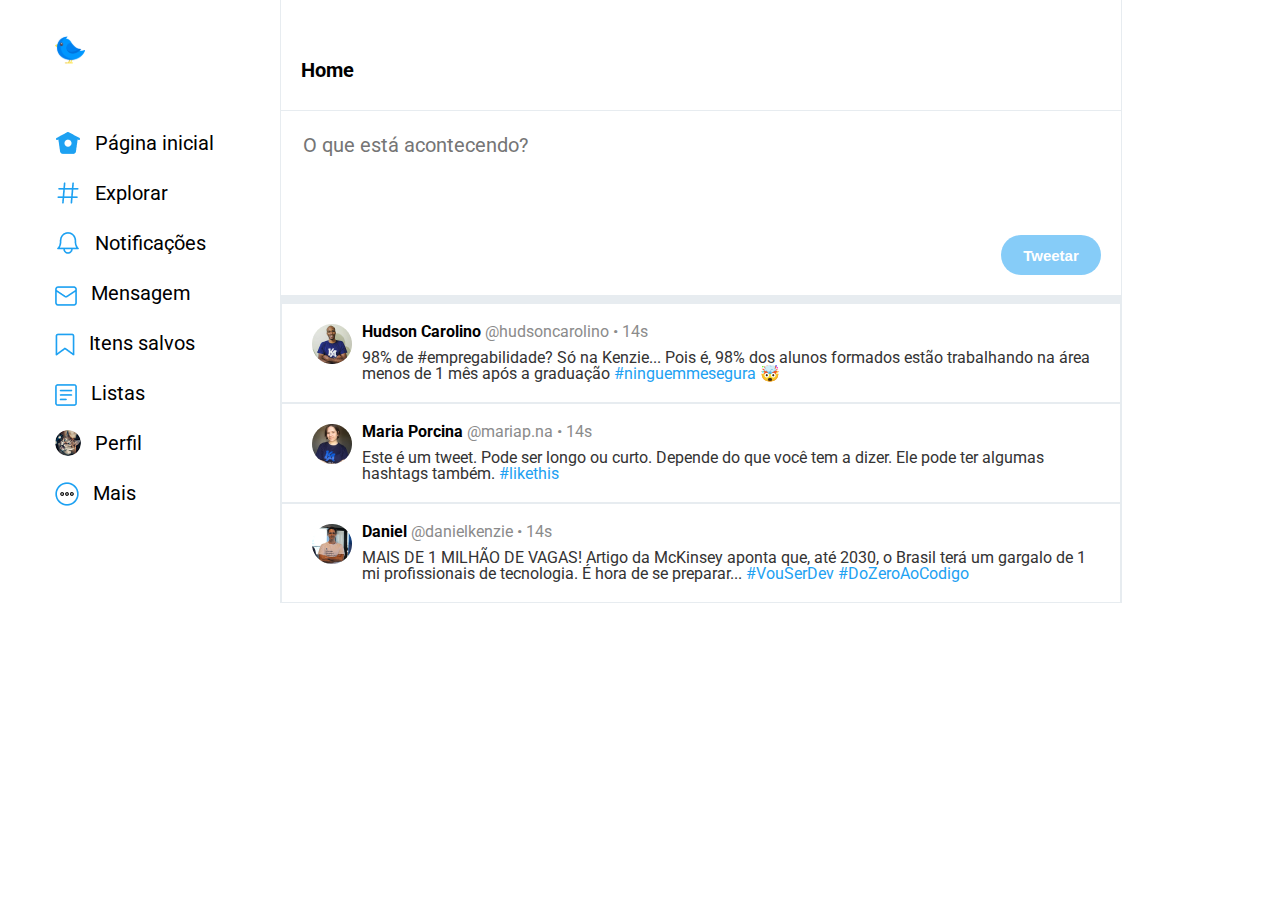
<file: index.html>
<!DOCTYPE html>
<html lang="en">

    <head>
        
        <meta charset="UTF-8">
        <meta http-equiv="X-UA-Compatible" content="IE=edge">
        <meta name="viewport" content="width=device-width, initial-scale=1.0">

        <link rel="preconnect" href="https://fonts.googleapis.com">
        <link rel="preconnect" href="https://fonts.gstatic.com" crossorigin>
        <link href="https://fonts.googleapis.com/css2?family=Roboto:wght@300;500&display=swap" rel="stylesheet">

        <link rel="stylesheet" href="./assets/css/reset.css">
        <link rel="stylesheet" href="./assets/css/style.css">

        <title>Kenzie | Twitter</title>

    </head>

    <body>
        <div class="container">
        <header class="header">
            <figure class="header__logo">
                <img src="./assets/img/bird 1.svg" alt="Logo do Twitter">
                <figcaption hidden="hidden">Logo do Twitter</figcaption>
            </figure>
                    

            <nav class="header__navigation">
                <ul class="header__list">
                    <li class="header__items">
                        <img src="./assets/img/Home.png" alt="Ícone da Página Inicial">
                        <a class="paginaInicial" href="#">Página inicial</a>
                    </li>

                    <li class="header__items">
                        <img src="./assets/img/Hashtag.png" alt="Ícone de Explorar">
                        <a href="#">Explorar</a>
                    </li>

                    <li class="header__items">
                        <img src="./assets/img/Notification.png" alt="Ícone de Notificações">
                        <a href="#">Notificações</a>
                    </li>

                    <li class="header__items">
                        <img src="./assets/img/Group.png" alt="Ícone de Mensagens">
                        <a href="#">Mensagem</a>
                    </li>

                    <li class="header__items">
                        <img src="./assets/img/Group (1).png" alt="Ícone de Itens Salvos">
                        <a href="#">Itens salvos</a>
                    </li>

                    <li class="header__items">
                        <img src="./assets/img/Group (2).png" alt="Ícone de Listas">
                        <a href="#">Listas</a>
                    </li>

                    <li class="header__items">
                        <img class="perfilPic" src="./assets/img/perfilPic2.png" alt="Imagem do Perfil">
                        <a href="#">Perfil</a>
                    </li>

                    <li class="header__items" class="header__items">
                        <img src="./assets/img/Group (3).png" alt="Ícone de Mais Opções">
                        <a href="#">Mais</a>
                    </li>
                </ul>
            </nav>

        </header>

        <main class="main">

            <h2 class="main__title">Home</h2>

            <form class="main__form" action="">
                <textarea name="textotwitter" id="" placeholder="O que está acontecendo?"></textarea>
                <button class="main__button" type="submit">Tweetar</button>
            </form>
        
            <section class="feed">
                <ul class="feed__tweetList">
                    <li class="feed__tweet">
                        <img class="feed__perfilPicture" src="./assets/img/ProfilePic.png" alt="Imagem de perfil">
                        <div class="feed__content">
                            <h3>Daniel</h3>
                            <span>@danielkenzie • 14s</span>
                            <p>MAIS DE 1 MILHÃO DE VAGAS! Artigo da McKinsey aponta que, 
                                até 2030, o Brasil terá um gargalo de 1 mi profissionais de tecnologia. 
                                É hora de se preparar... <em>#VouSerDev #DoZeroAoCodigo</em>
                            </p>
                        </div>
                    </li>

                    <li class="feed__tweet">
                        <img  class="feed__perfilPicture" src="./assets/img/ProfilePic (1).png" alt="Imagem de perfil">
                        <div class="feed__content">
                            <h3>Maria Porcina</h3>
                            <span>@mariap.na • 14s</span>
                            <p>Este é um tweet. Pode ser longo ou curto. Depende do que você tem a dizer. Ele pode ter algumas hashtags também. <em>#likethis</em> </p>
                        </div>
                    </li>

                    <li class="feed__tweet">
                        <img class="feed__perfilPicture" src="./assets/img/ProfilePic (2).png" alt="Imagem de perfil">
                        <div class="feed__content">
                            <h3>Hudson Carolino</h3>
                                    <span>@hudsoncarolino • 14s</span>
                                    <p>98% de #empregabilidade? Só na Kenzie... Pois é, 98% dos alunos formados estão trabalhando na área menos de 1 mês após a graduação <em>#ninguemmesegura</em>  🤯</p>
                        </div>
                    </li>
                </ul>
            </section>
        </main>
    </div>
        
    <script src="./assets/js/script.js"></script> 
    </body>
</html>
</file>
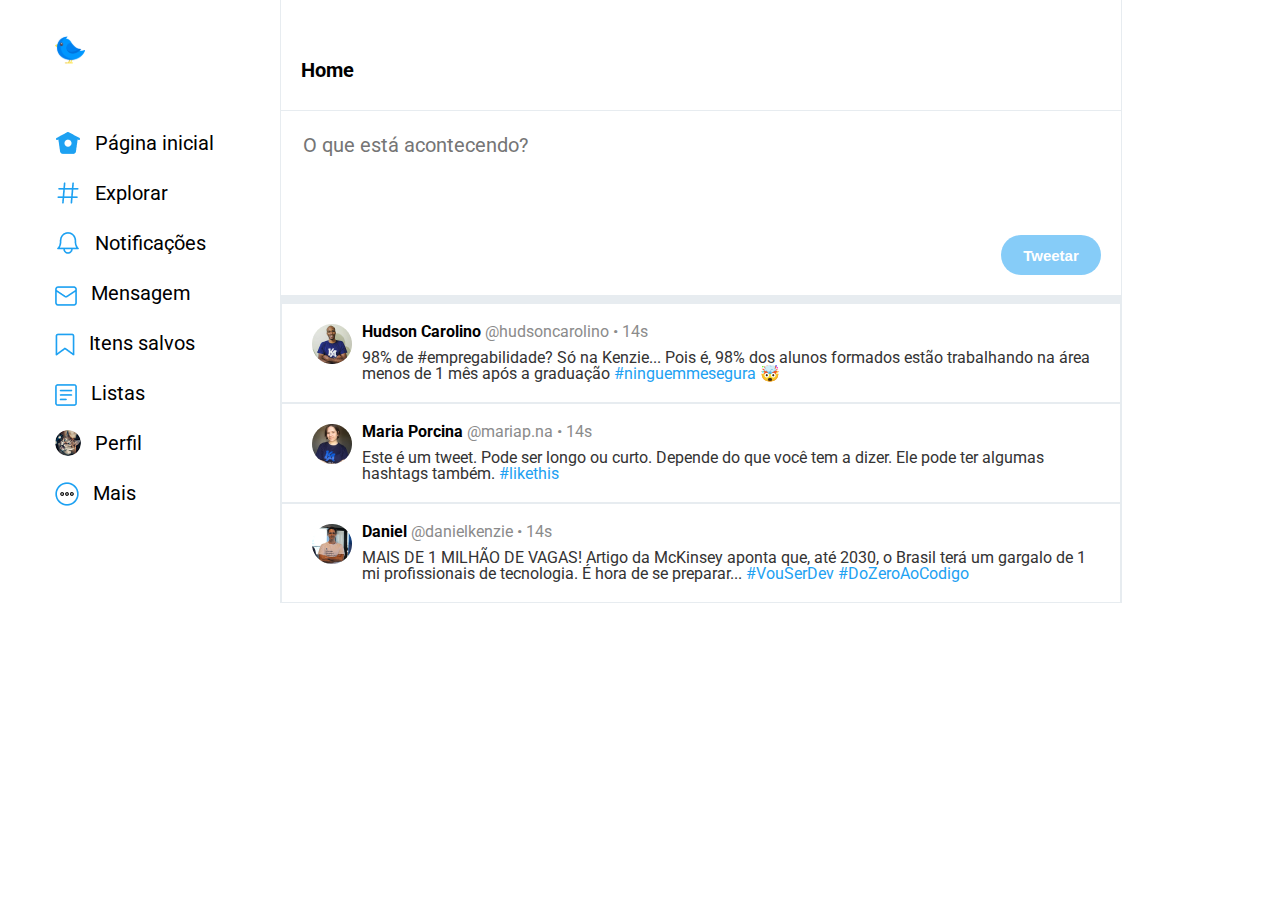
<file: public/index.html>
<!DOCTYPE html>
<html lang="en">

    <head>
        
        <meta charset="UTF-8">
        <meta http-equiv="X-UA-Compatible" content="IE=edge">
        <meta name="viewport" content="width=device-width, initial-scale=1.0">

        <link rel="preconnect" href="https://fonts.googleapis.com">
        <link rel="preconnect" href="https://fonts.gstatic.com" crossorigin>
        <link href="https://fonts.googleapis.com/css2?family=Roboto:wght@300;500&display=swap" rel="stylesheet">

        <link rel="stylesheet" href="../assets/css/reset.css">
        <link rel="stylesheet" href="../assets/css/style.css">

        <title>Kenzie | Twitter</title>

    </head>

    <body>
        <div class="container">
        <header class="header">
            <figure class="header__logo">
                <img src="../assets/img/bird 1.svg" alt="Logo do Twitter">
                <figcaption hidden="hidden">Logo do Twitter</figcaption>
            </figure>
                    

            <nav class="header__navigation">
                <ul class="header__list">
                    <li class="header__items">
                        <img src="../assets/img/Home.png" alt="Ícone da Página Inicial">
                        <a class="paginaInicial" href="#">Página inicial</a>
                    </li>

                    <li class="header__items">
                        <img src="../assets/img/Hashtag.png" alt="Ícone de Explorar">
                        <a href="#">Explorar</a>
                    </li>

                    <li class="header__items">
                        <img src="../assets/img/Notification.png" alt="Ícone de Notificações">
                        <a href="#">Notificações</a>
                    </li>

                    <li class="header__items">
                        <img src="../assets/img/Group.png" alt="Ícone de Mensagens">
                        <a href="#">Mensagem</a>
                    </li>

                    <li class="header__items">
                        <img src="../assets/img/Group (1).png" alt="Ícone de Itens Salvos">
                        <a href="#">Itens salvos</a>
                    </li>

                    <li class="header__items">
                        <img src="../assets/img/Group (2).png" alt="Ícone de Listas">
                        <a href="#">Listas</a>
                    </li>

                    <li class="header__items">
                        <img class="perfilPic"src="../assets/img/perfilPic2.png" alt="Imagem do Perfil">
                        <a href="#">Perfil</a>
                    </li>

                    <li class="header__items" class="header__items">
                        <img src="../assets/img/Group (3).png" alt="Ícone de Mais Opções">
                        <a href="#">Mais</a>
                    </li>
                </ul>
            </nav>

        </header>

        <main class="main">

            <h2 class="main__title">Home</h2>

            <form class="main__form" action="">
                <textarea name="textotwitter" id="" placeholder="O que está acontecendo?"></textarea>
                <button class="main__button" type="submit">Tweetar</button>
            </form>
        
            <section class="feed">
                <ul class="feed__tweetList">
                    <li class="feed__tweet">
                        <img class="feed__perfilPicture" src="../assets/img/ProfilePic.png" alt="Imagem de perfil">
                        <div class="feed__content">
                            <h3>Daniel</h3>
                            <span>@danielkenzie • 14s</span>
                            <p>MAIS DE 1 MILHÃO DE VAGAS! Artigo da McKinsey aponta que, 
                                até 2030, o Brasil terá um gargalo de 1 mi profissionais de tecnologia. 
                                É hora de se preparar... <em>#VouSerDev #DoZeroAoCodigo</em>
                            </p>
                        </div>
                    </li>

                    <li class="feed__tweet">
                        <img  class="feed__perfilPicture" src="../assets/img/ProfilePic (1).png" alt="Imagem de perfil">
                        <div class="feed__content">
                            <h3>Maria Porcina</h3>
                            <span>@mariap.na • 14s</span>
                            <p>Este é um tweet. Pode ser longo ou curto. Depende do que você tem a dizer. Ele pode ter algumas hashtags também. <em>#likethis</em> </p>
                        </div>
                    </li>

                    <li class="feed__tweet">
                        <img class="feed__perfilPicture" src="../assets/img/ProfilePic (2).png" alt="Imagem de perfil">
                        <div class="feed__content">
                            <h3>Hudson Carolino</h3>
                                    <span>@hudsoncarolino • 14s</span>
                                    <p>98% de #empregabilidade? Só na Kenzie... Pois é, 98% dos alunos formados estão trabalhando na área menos de 1 mês após a graduação <em>#ninguemmesegura</em>  🤯</p>
                        </div>
                    </li>
                </ul>
            </section>
        </main>
    </div>
        
    <script src="../assets/js/script.js"></script> 
    </body>
</html>
</file>
<file: assets/css/style.css>
body {
    font-family: 'Roboto', sans-serif;
}

.container {
    width: 100%;
    max-width: 1200px;
    margin: 0 auto;
    display: flex;
}

.header {
    flex-basis: 20%;
    padding: 15px;
}

.header__logo img {
    margin-bottom: 50px;
    margin-top: 20px;
}

.header__logo figcaption {
    display: none;
}

.header__items .perfilPic {
    border-radius: 50px;
    width: 26px;
    height: 26px;
}

.header__items img {
    max-width: 26px;
}

.header__items a {
    text-decoration: none;
    color: black;
    font-size: 20px;
    padding-left: 10px;
    line-height: 50px;
    vertical-align: super;
}

.header__items a:hover {
    color: #1da1f2;
}

.main {
    flex-basis: 70%;
    border-left: 1px solid #e7ecf0;
    border-right: 1px solid #e7ecf0;
}

.main__title {
    margin-top: 30px;
    font-weight: bold;
    font-size: 20px;
    padding: 30px 20px;
}

.main__form {
    border-top: 1px solid #e7ecf0;
    border-bottom: 8px solid #e7ecf0;
    padding: 20px;
    text-align: right;
}

.main__form textarea {
    display: block;
    width: 100%;
    border: none;
    outline: none;
    resize: none;
    height: 100px;
    font-family: 'Roboto', sans-serif;
    font-size: 20px;
}

.main__form button {
    background-color: #1da0f288;
    border-radius: 50px;
    width: 100px;
    height: 40px;
    border: none;
    color: white;
    font-weight: bold;
    font-size: 15px;
    cursor: pointer;
}

.main__form button:hover {
    background-color: #1da1f2;
}

.feed__tweetList {
    display: flex;
    flex-flow: column-reverse nowrap;
}

.feed__tweet {
    padding: 20px 30px;
    border: 1px solid #e7ecf0;
    display: flex;
    align-items: flex-start;
}

.feed__tweet img {
    margin-right: 10px;
}

.feed__content h3 {
    display: inline-block;
    font-weight: bold;
}

.feed__content span {
    display: inline-block;
    color: #8b8b8b;
}

.feed__content p {
    margin-top: 10px;
    color: #333333;
}

.feed__content p em {
    color: #1da1f2;
}
</file>
